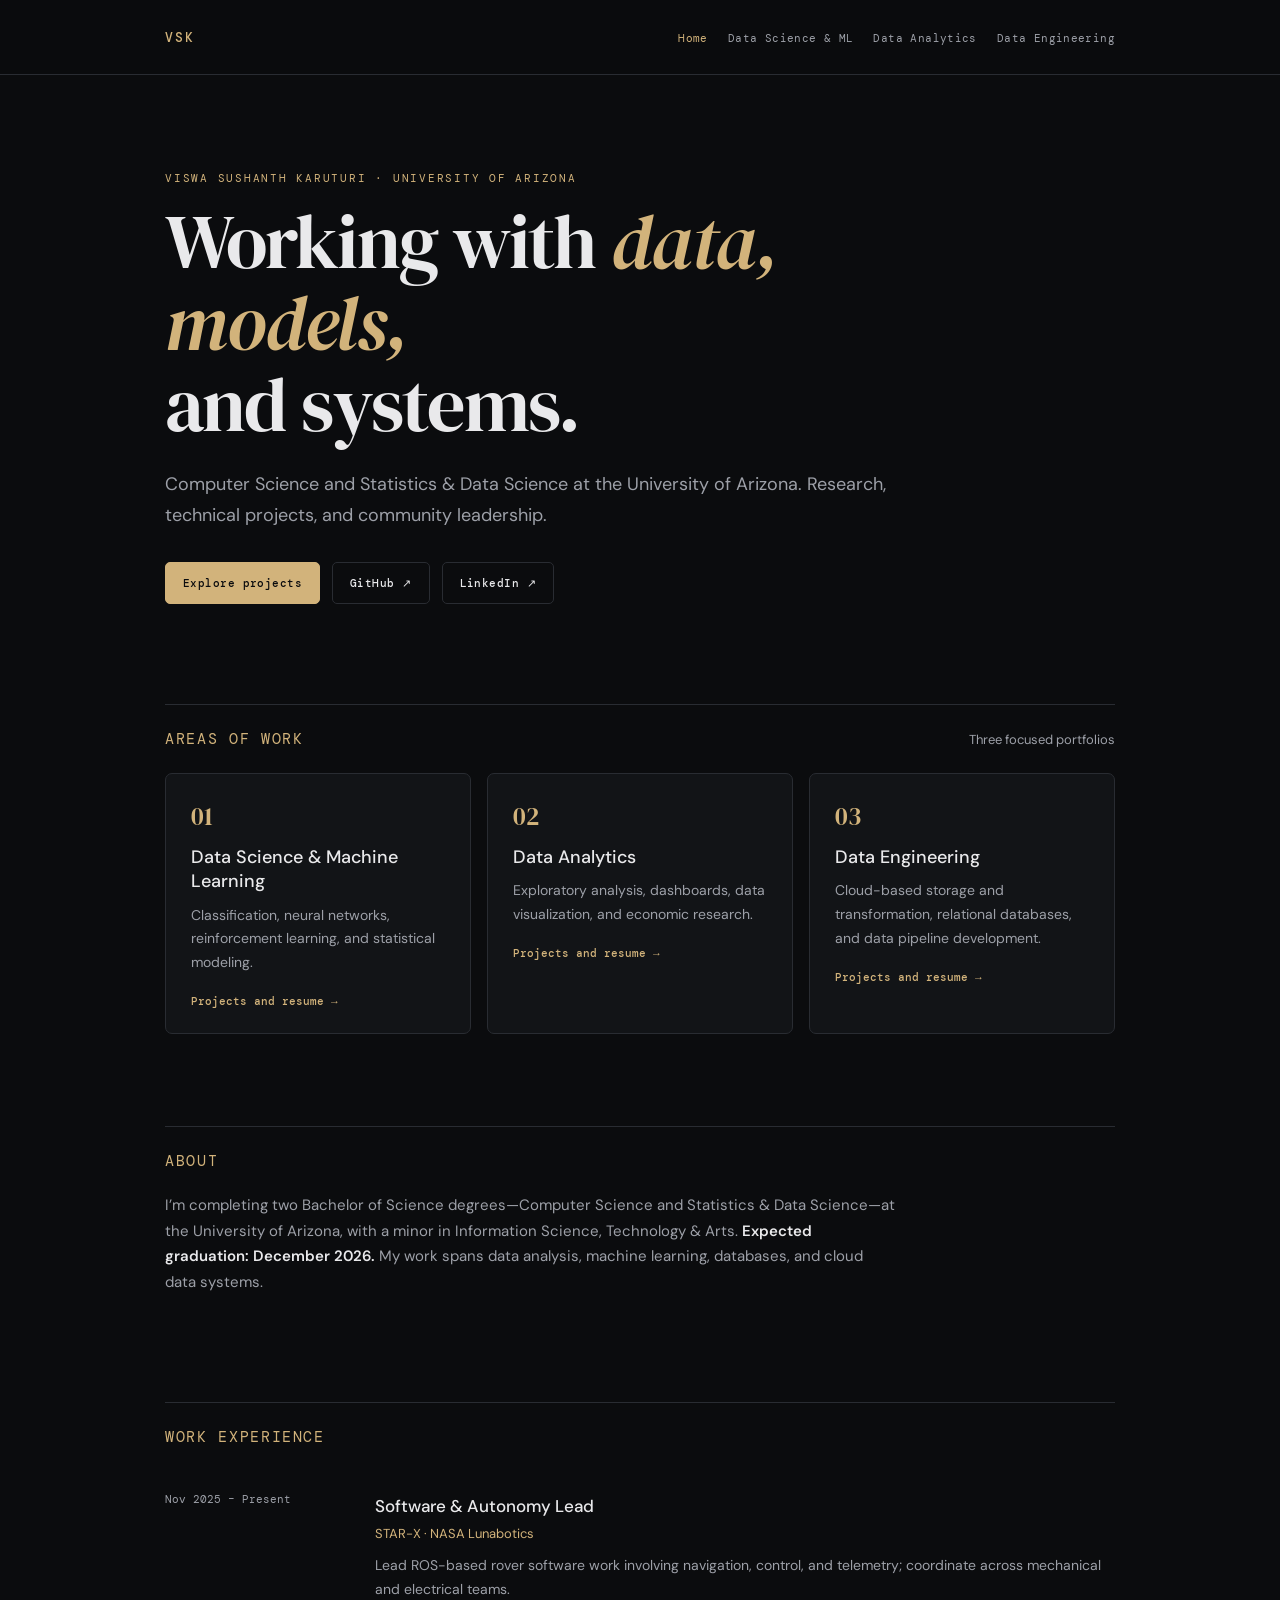
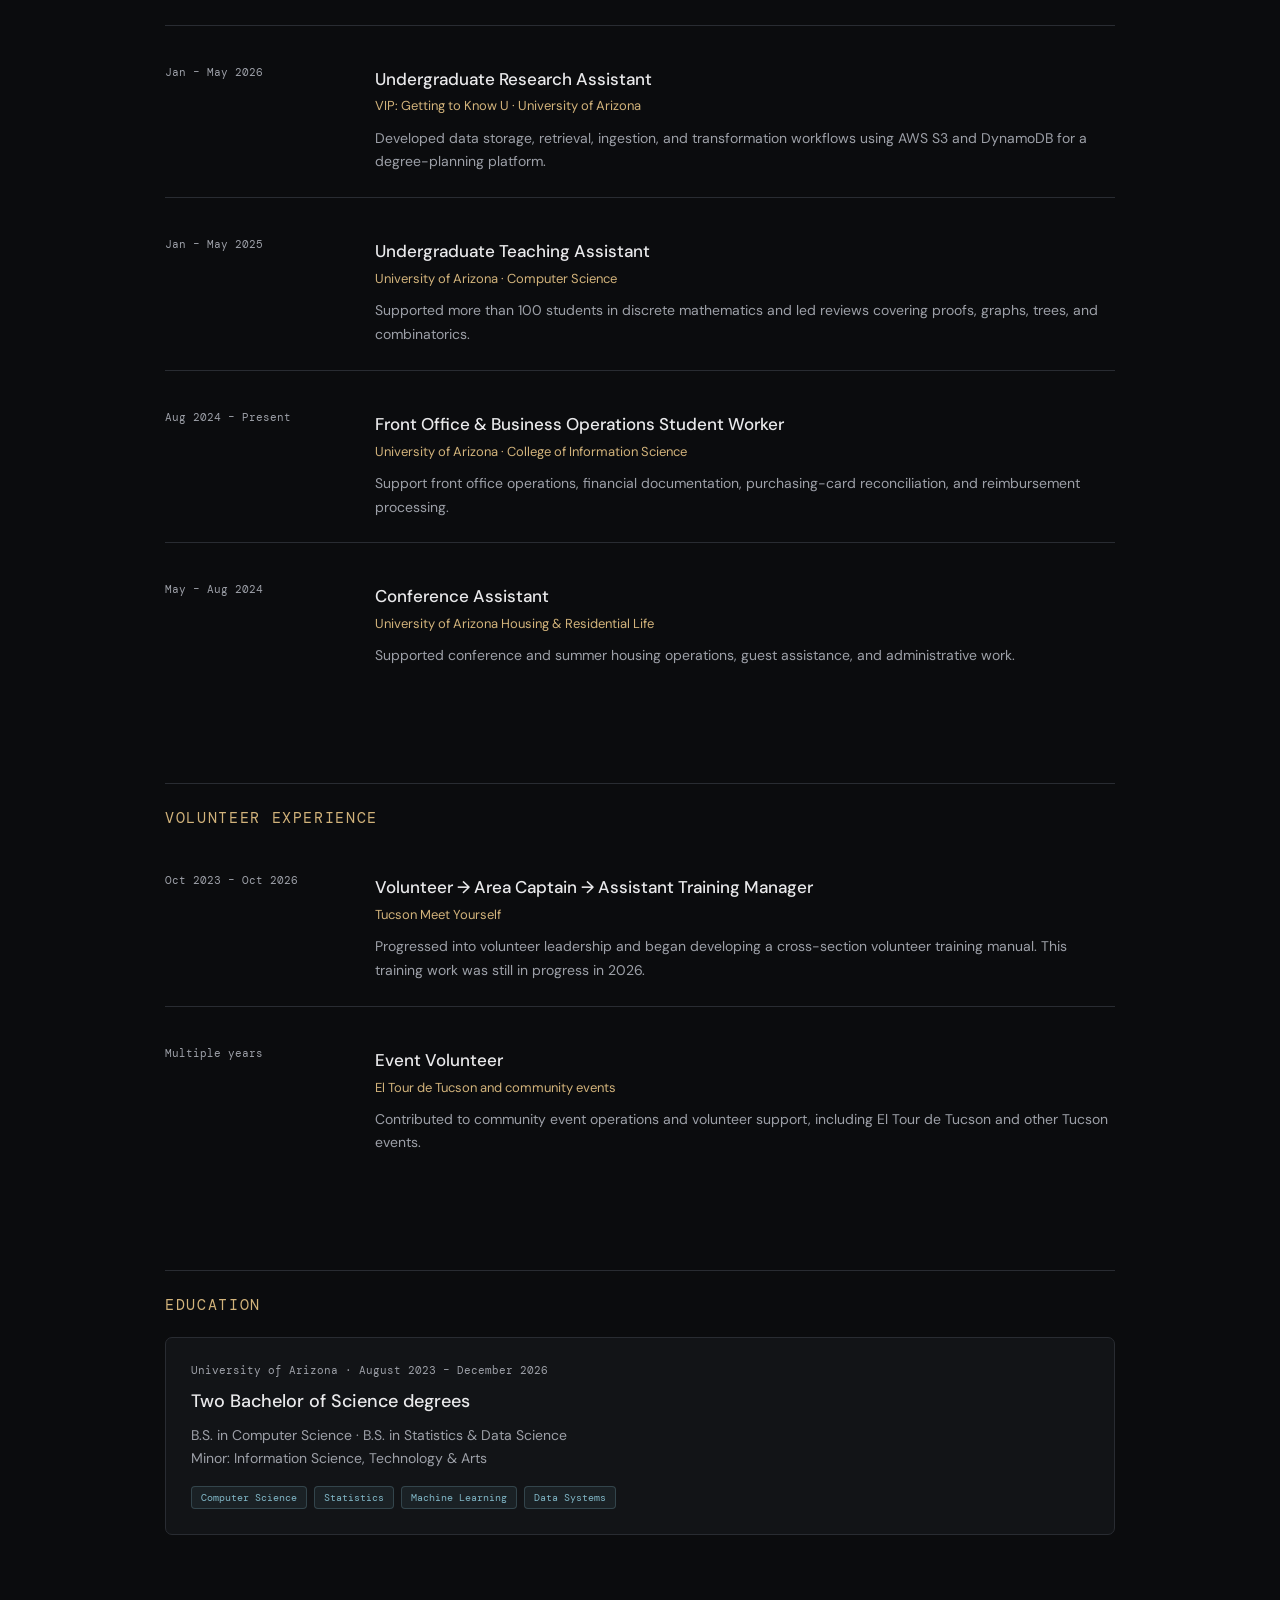
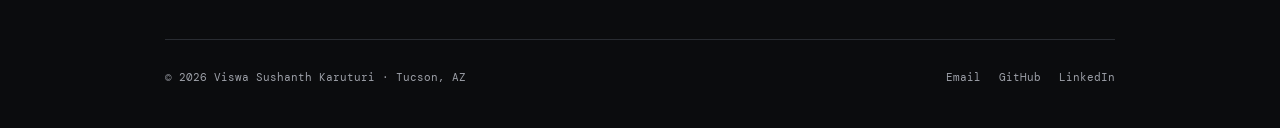
<file: index.html>
<!doctype html><html lang="en"><head><meta charset="utf-8"><meta name="viewport" content="width=device-width, initial-scale=1"><meta name="description" content="Computer Science and Statistics &amp; Data Science at the University of Arizona. Research, technical projects, and community leadership."><meta name="theme-color" content="#0b0c0e"><title>Home | Viswa Sushanth Karuturi</title><link rel="preconnect" href="https://fonts.googleapis.com"><link rel="preconnect" href="https://fonts.gstatic.com" crossorigin><link href="https://fonts.googleapis.com/css2?family=DM+Serif+Display:ital@0;1&family=DM+Mono:wght@400;500&family=DM+Sans:wght@300;400;500;600&display=swap" rel="stylesheet"><link rel="stylesheet" href="assets/style.css"></head><body><a class="skip" href="#main">Skip to content</a><header><div class="wrap"><nav aria-label="Main navigation"><a class="brand" href="index.html">VSK</a><ul class="navlinks"><li><a href="index.html" aria-current="page">Home</a></li><li><a class="" href="data-science-ml.html">Data Science &amp; ML</a></li><li><a class="" href="data-analytics.html">Data Analytics</a></li><li><a class="" href="data-engineering.html">Data Engineering</a></li></ul></nav></div></header><main class="wrap" id="main"><div class="hero"><div class="eyebrow">Viswa Sushanth Karuturi · University of Arizona</div><h1>Working with <em>data, models,</em><br>and systems.</h1><p class="lede">Computer Science and Statistics &amp; Data Science at the University of Arizona. Research, technical projects, and community leadership.</p><div class="actions"><a class="btn primary" href="data-science-ml.html">Explore projects</a><a class="btn" href="https://github.com/viswakaruturi" target="_blank" rel="noopener noreferrer">GitHub ↗</a><a class="btn" href="https://www.linkedin.com/in/viswakaruturi/" target="_blank" rel="noopener noreferrer">LinkedIn ↗</a></div></div><section><div class="section-head"><h2>Areas of work</h2><span class="hint">Three focused portfolios</span></div><div class="grid three"><article class="card"><div class="focus-icon">01</div><h3>Data Science & Machine Learning</h3><p>Classification, neural networks, reinforcement learning, and statistical modeling.</p><div class="card-links"><a class="" href="data-science-ml.html">Projects and resume →</a></div></article><article class="card"><div class="focus-icon">02</div><h3>Data Analytics</h3><p>Exploratory analysis, dashboards, data visualization, and economic research.</p><div class="card-links"><a class="" href="data-analytics.html">Projects and resume →</a></div></article><article class="card"><div class="focus-icon">03</div><h3>Data Engineering</h3><p>Cloud-based storage and transformation, relational databases, and data pipeline development.</p><div class="card-links"><a class="" href="data-engineering.html">Projects and resume →</a></div></article></div></section><section><div class="section-head"><h2>About</h2></div><p class="compact">I’m completing two Bachelor of Science degrees—Computer Science and Statistics &amp; Data Science—at the University of Arizona, with a minor in Information Science, Technology &amp; Arts. <strong>Expected graduation: December 2026.</strong> My work spans data analysis, machine learning, databases, and cloud data systems.</p></section><section id="experience"><div class="section-head"><h2>Work experience</h2></div><div class="timeline"><article class="experience"><div class="date">Nov 2025 – Present</div><div><h3>Software &amp; Autonomy Lead</h3><div class="org">STAR-X · NASA Lunabotics</div><p>Lead ROS-based rover software work involving navigation, control, and telemetry; coordinate across mechanical and electrical teams.</p></div></article><article class="experience"><div class="date">Jan – May 2026</div><div><h3>Undergraduate Research Assistant</h3><div class="org">VIP: Getting to Know U · University of Arizona</div><p>Developed data storage, retrieval, ingestion, and transformation workflows using AWS S3 and DynamoDB for a degree-planning platform.</p></div></article><article class="experience"><div class="date">Jan – May 2025</div><div><h3>Undergraduate Teaching Assistant</h3><div class="org">University of Arizona · Computer Science</div><p>Supported more than 100 students in discrete mathematics and led reviews covering proofs, graphs, trees, and combinatorics.</p></div></article><article class="experience"><div class="date">Aug 2024 – Present</div><div><h3>Front Office &amp; Business Operations Student Worker</h3><div class="org">University of Arizona · College of Information Science</div><p>Support front office operations, financial documentation, purchasing-card reconciliation, and reimbursement processing.</p></div></article><article class="experience"><div class="date">May – Aug 2024</div><div><h3>Conference Assistant</h3><div class="org">University of Arizona Housing &amp; Residential Life</div><p>Supported conference and summer housing operations, guest assistance, and administrative work.</p></div></article></div></section><section><div class="section-head"><h2>Volunteer experience</h2></div><div class="timeline"><article class="experience"><div class="date">Oct 2023 – Oct 2026</div><div><h3>Volunteer → Area Captain → Assistant Training Manager</h3><div class="org">Tucson Meet Yourself</div><p>Progressed into volunteer leadership and began developing a cross-section volunteer training manual. This training work was still in progress in 2026.</p></div></article><article class="experience"><div class="date">Multiple years</div><div><h3>Event Volunteer</h3><div class="org">El Tour de Tucson and community events</div><p>Contributed to community event operations and volunteer support, including El Tour de Tucson and other Tucson events.</p></div></article></div></section><section><div class="section-head"><h2>Education</h2></div><div class="card"><div class="meta">University of Arizona · August 2023 – December 2026</div><h3>Two Bachelor of Science degrees</h3><p>B.S. in Computer Science · B.S. in Statistics &amp; Data Science<br>Minor: Information Science, Technology &amp; Arts</p><div class="tags"><span class="tag">Computer Science</span><span class="tag">Statistics</span><span class="tag">Machine Learning</span><span class="tag">Data Systems</span></div></div></section></main><div class="wrap"><footer class="footer"><span>© 2026 Viswa Sushanth Karuturi · Tucson, AZ</span><div class="footlinks"><a class="" href="mailto:kvsushanth@arizona.edu">Email</a><a class="" href="https://github.com/viswakaruturi" target="_blank" rel="noopener noreferrer">GitHub</a><a class="" href="https://www.linkedin.com/in/viswakaruturi/" target="_blank" rel="noopener noreferrer">LinkedIn</a></div></footer></div></body></html>
</file>
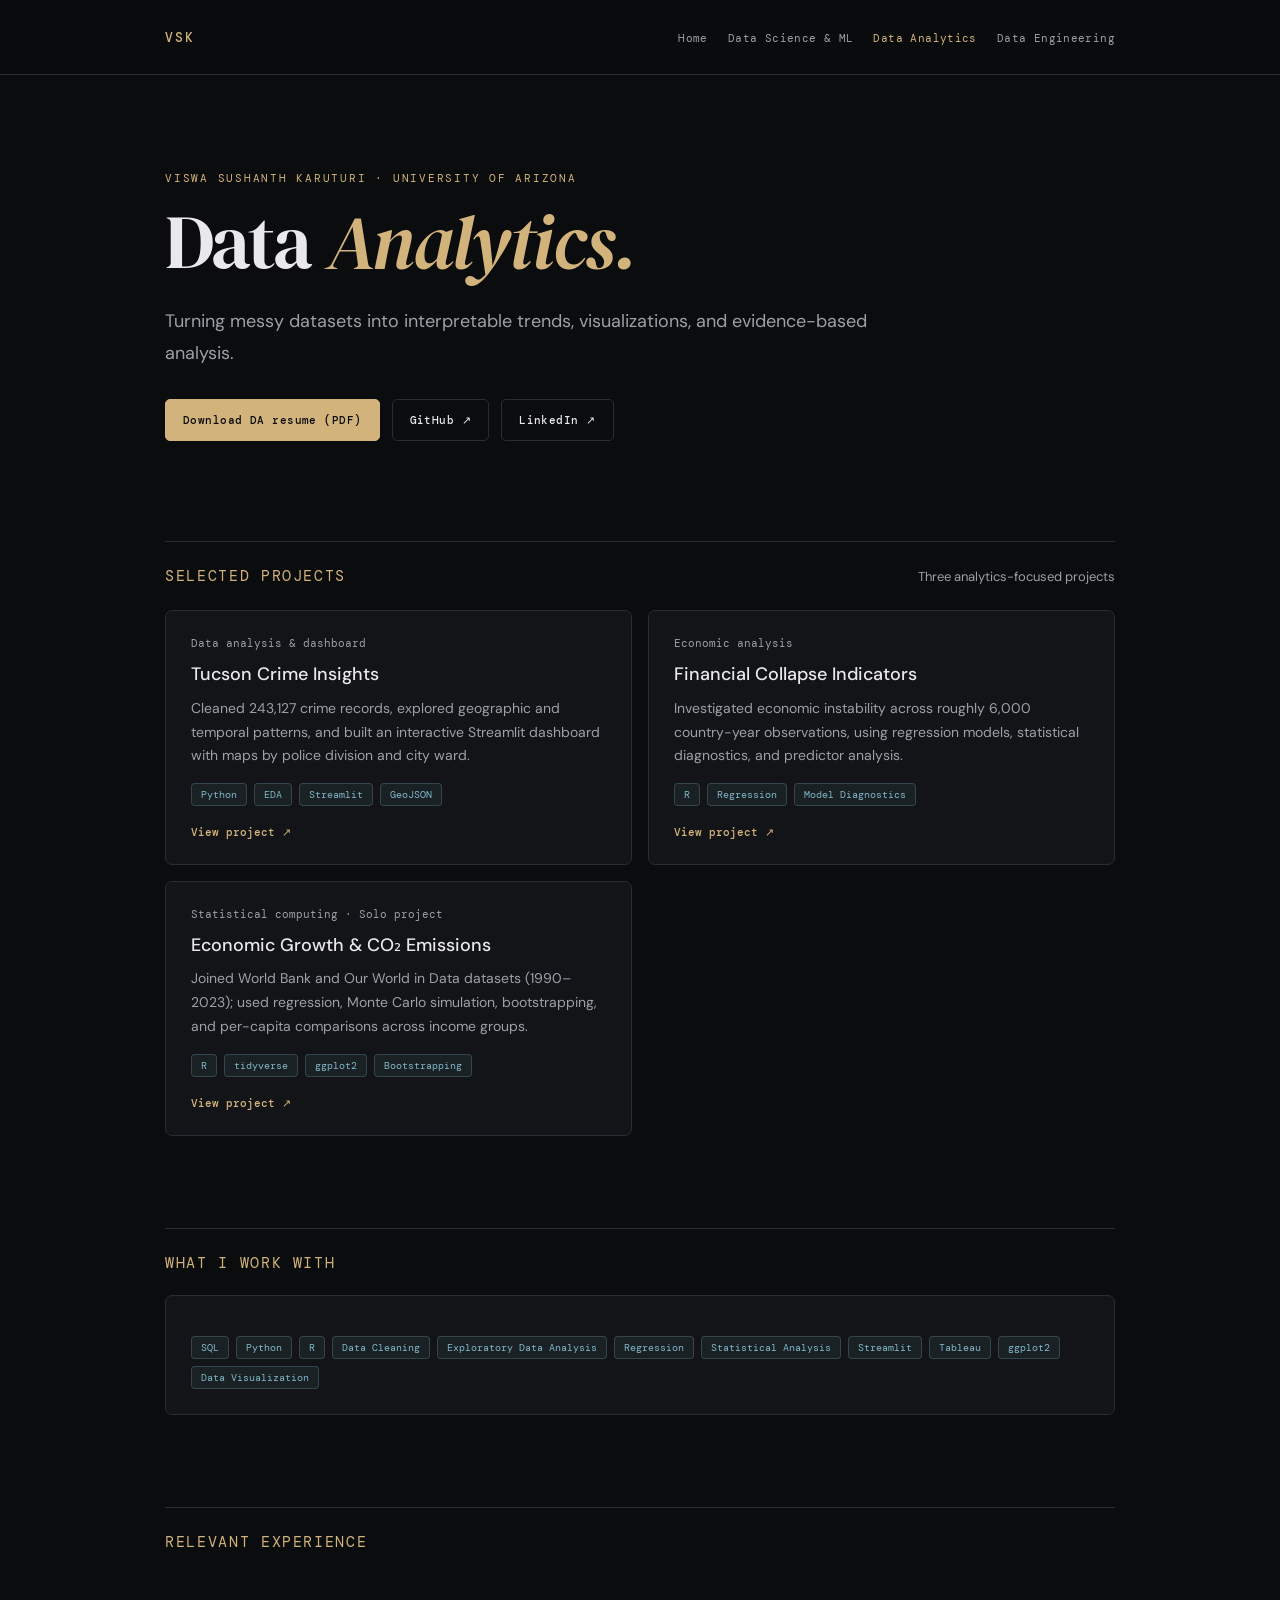
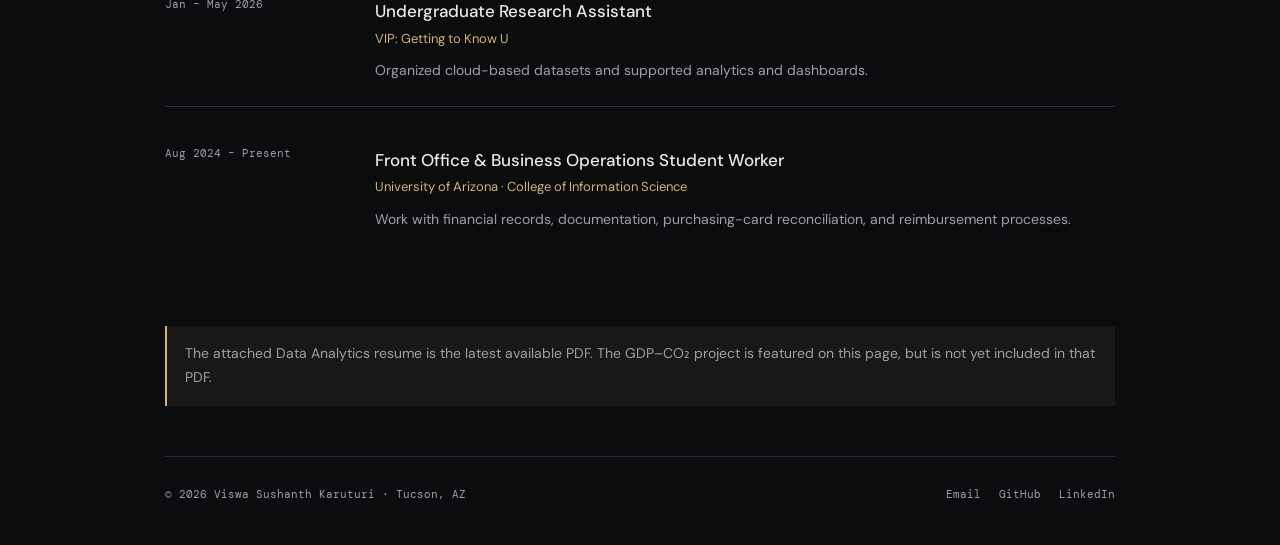
<file: data-analytics.html>
<!doctype html><html lang="en"><head><meta charset="utf-8"><meta name="viewport" content="width=device-width, initial-scale=1"><meta name="description" content="Turning messy datasets into interpretable trends, visualizations, and evidence-based analysis."><meta name="theme-color" content="#0b0c0e"><title>Data Analytics | Viswa Sushanth Karuturi</title><link rel="preconnect" href="https://fonts.googleapis.com"><link rel="preconnect" href="https://fonts.gstatic.com" crossorigin><link href="https://fonts.googleapis.com/css2?family=DM+Serif+Display:ital@0;1&family=DM+Mono:wght@400;500&family=DM+Sans:wght@300;400;500;600&display=swap" rel="stylesheet"><link rel="stylesheet" href="assets/style.css"></head><body><a class="skip" href="#main">Skip to content</a><header><div class="wrap"><nav aria-label="Main navigation"><a class="brand" href="index.html">VSK</a><ul class="navlinks"><li><a class="" href="index.html">Home</a></li><li><a class="" href="data-science-ml.html">Data Science &amp; ML</a></li><li><a href="data-analytics.html" aria-current="page">Data Analytics</a></li><li><a class="" href="data-engineering.html">Data Engineering</a></li></ul></nav></div></header><main class="wrap" id="main"><div class="hero"><div class="eyebrow">Viswa Sushanth Karuturi · University of Arizona</div><h1>Data <em>Analytics.</em></h1><p class="lede">Turning messy datasets into interpretable trends, visualizations, and evidence-based analysis.</p><div class="actions"><a class="btn primary" href="resumes/Resume_DA.pdf" target="_blank" rel="noopener noreferrer">Download DA resume (PDF)</a><a class="btn" href="https://github.com/viswakaruturi" target="_blank" rel="noopener noreferrer">GitHub ↗</a><a class="btn" href="https://www.linkedin.com/in/viswakaruturi/" target="_blank" rel="noopener noreferrer">LinkedIn ↗</a></div></div><section><div class="section-head"><h2>Selected projects</h2><span class="hint">Three analytics-focused projects</span></div><div class="grid"><article class="card"><div class="meta">Data analysis &amp; dashboard</div><h3>Tucson Crime Insights</h3><p>Cleaned 243,127 crime records, explored geographic and temporal patterns, and built an interactive Streamlit dashboard with maps by police division and city ward.</p><div class="tags"><span class="tag">Python</span><span class="tag">EDA</span><span class="tag">Streamlit</span><span class="tag">GeoJSON</span></div><div class="card-links"><a class="" href="https://github.com/viswakaruturi" target="_blank" rel="noopener noreferrer">View project ↗</a></div></article><article class="card"><div class="meta">Economic analysis</div><h3>Financial Collapse Indicators</h3><p>Investigated economic instability across roughly 6,000 country-year observations, using regression models, statistical diagnostics, and predictor analysis.</p><div class="tags"><span class="tag">R</span><span class="tag">Regression</span><span class="tag">Model Diagnostics</span></div><div class="card-links"><a class="" href="https://github.com/viswakaruturi/financial-collapse-indicators" target="_blank" rel="noopener noreferrer">View project ↗</a></div></article><article class="card"><div class="meta">Statistical computing · Solo project</div><h3>Economic Growth &amp; CO₂ Emissions</h3><p>Joined World Bank and Our World in Data datasets (1990–2023); used regression, Monte Carlo simulation, bootstrapping, and per-capita comparisons across income groups.</p><div class="tags"><span class="tag">R</span><span class="tag">tidyverse</span><span class="tag">ggplot2</span><span class="tag">Bootstrapping</span></div><div class="card-links"><a class="" href="https://github.com/viswakaruturi/gdp-co2-emissions" target="_blank" rel="noopener noreferrer">View project ↗</a></div></article></div></section><section><div class="section-head"><h2>What I work with</h2></div><div class="card"><div class="tags"><span class="tag">SQL</span><span class="tag">Python</span><span class="tag">R</span><span class="tag">Data Cleaning</span><span class="tag">Exploratory Data Analysis</span><span class="tag">Regression</span><span class="tag">Statistical Analysis</span><span class="tag">Streamlit</span><span class="tag">Tableau</span><span class="tag">ggplot2</span><span class="tag">Data Visualization</span></div></div></section><section><div class="section-head"><h2>Relevant experience</h2></div><div class="timeline"><article class="experience"><div class="date">Jan – May 2026</div><div><h3>Undergraduate Research Assistant</h3><div class="org">VIP: Getting to Know U</div><p>Organized cloud-based datasets and supported analytics and dashboards.</p></div></article><article class="experience"><div class="date">Aug 2024 – Present</div><div><h3>Front Office &amp; Business Operations Student Worker</h3><div class="org">University of Arizona · College of Information Science</div><p>Work with financial records, documentation, purchasing-card reconciliation, and reimbursement processes.</p></div></article></div></section><div class="note">The attached Data Analytics resume is the latest available PDF. The GDP–CO₂ project is featured on this page, but is not yet included in that PDF.</div></main><div class="wrap"><footer class="footer"><span>© 2026 Viswa Sushanth Karuturi · Tucson, AZ</span><div class="footlinks"><a class="" href="mailto:kvsushanth@arizona.edu">Email</a><a class="" href="https://github.com/viswakaruturi" target="_blank" rel="noopener noreferrer">GitHub</a><a class="" href="https://www.linkedin.com/in/viswakaruturi/" target="_blank" rel="noopener noreferrer">LinkedIn</a></div></footer></div></body></html>
</file>
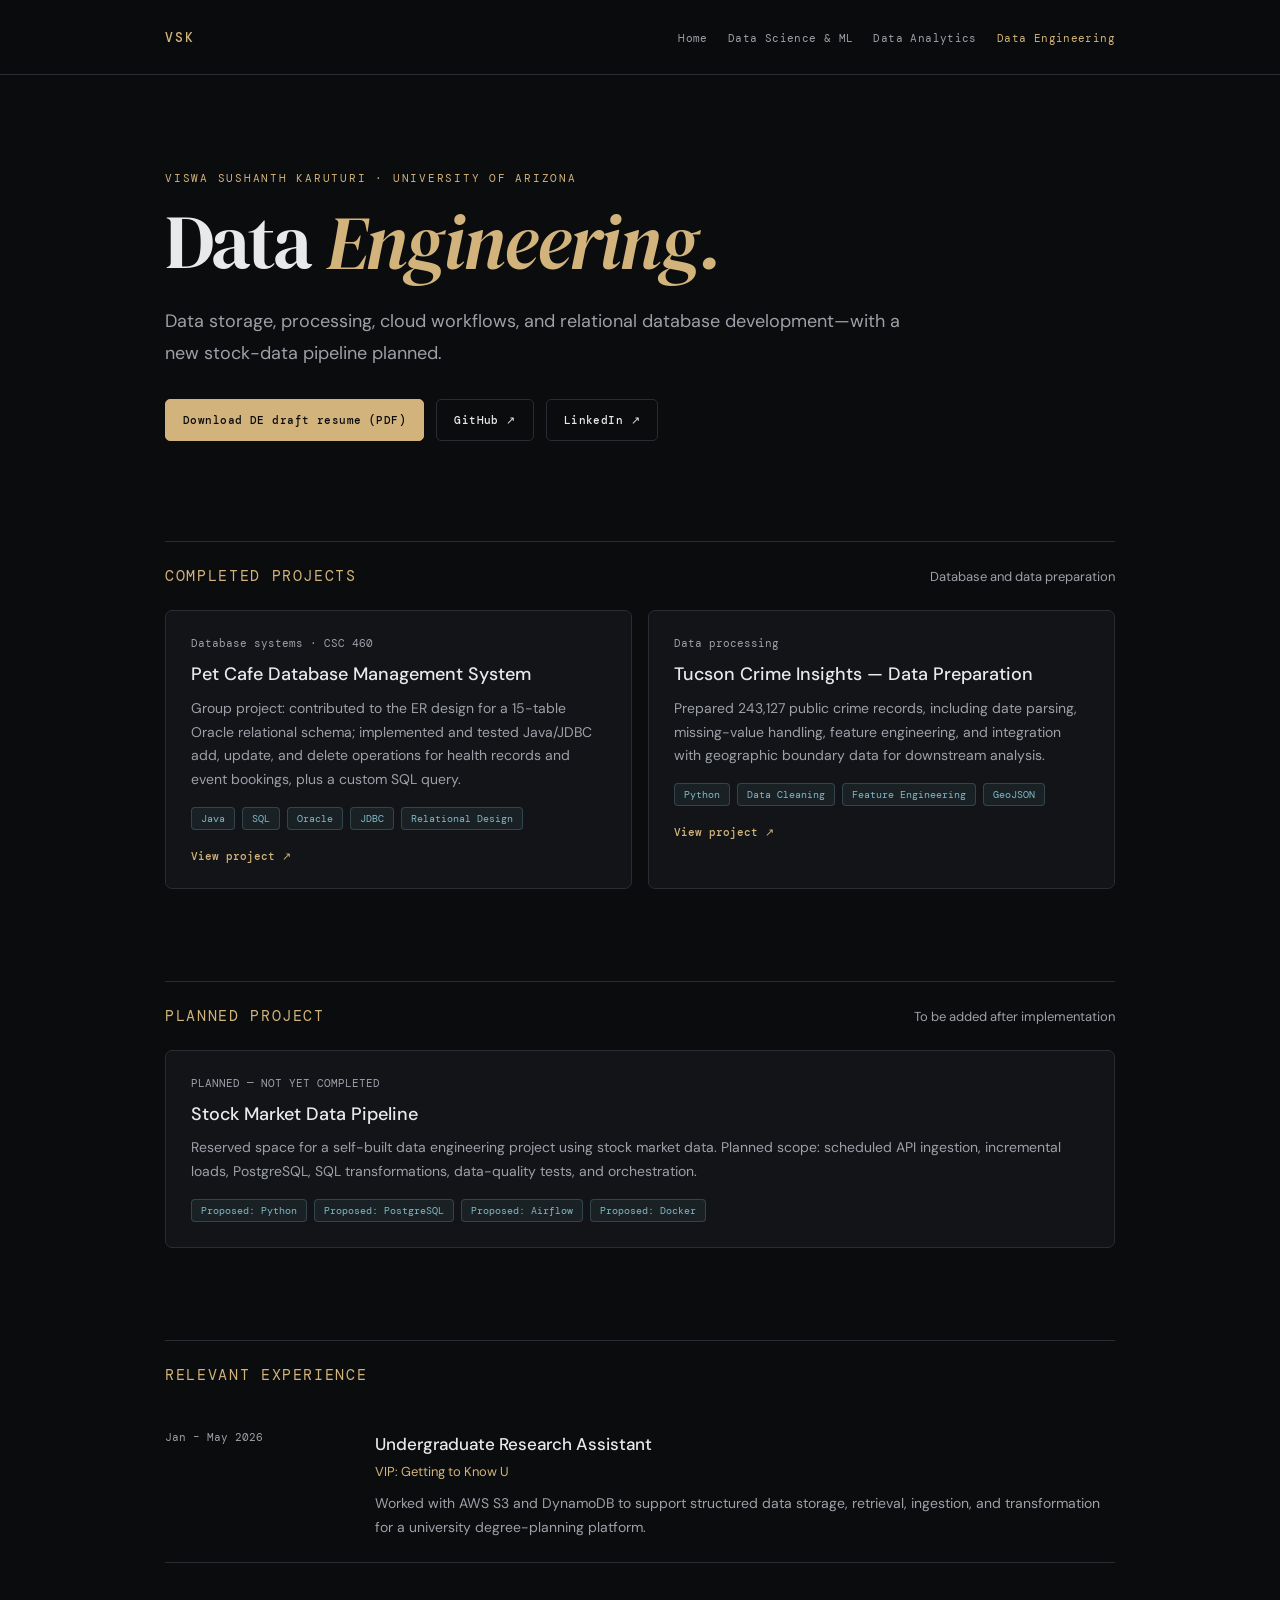
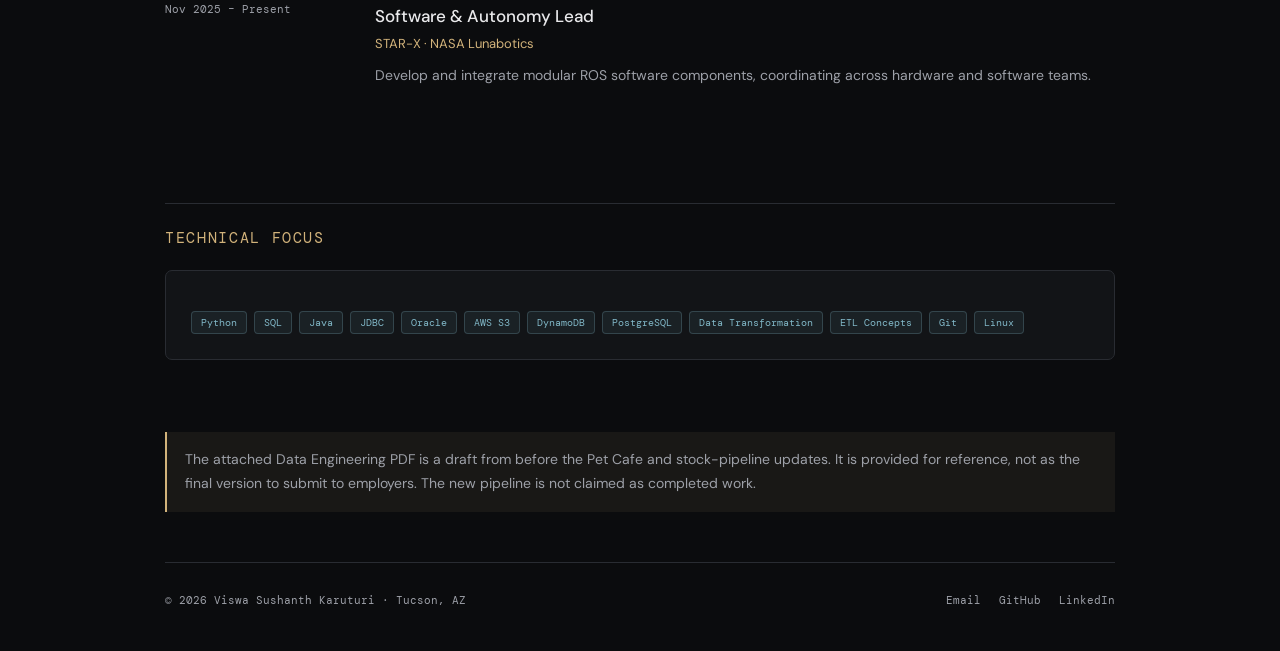
<file: data-engineering.html>
<!doctype html><html lang="en"><head><meta charset="utf-8"><meta name="viewport" content="width=device-width, initial-scale=1"><meta name="description" content="Data storage, processing, cloud workflows, and relational database development—with a new stock-data pipeline planned."><meta name="theme-color" content="#0b0c0e"><title>Data Engineering | Viswa Sushanth Karuturi</title><link rel="preconnect" href="https://fonts.googleapis.com"><link rel="preconnect" href="https://fonts.gstatic.com" crossorigin><link href="https://fonts.googleapis.com/css2?family=DM+Serif+Display:ital@0;1&family=DM+Mono:wght@400;500&family=DM+Sans:wght@300;400;500;600&display=swap" rel="stylesheet"><link rel="stylesheet" href="assets/style.css"></head><body><a class="skip" href="#main">Skip to content</a><header><div class="wrap"><nav aria-label="Main navigation"><a class="brand" href="index.html">VSK</a><ul class="navlinks"><li><a class="" href="index.html">Home</a></li><li><a class="" href="data-science-ml.html">Data Science &amp; ML</a></li><li><a class="" href="data-analytics.html">Data Analytics</a></li><li><a href="data-engineering.html" aria-current="page">Data Engineering</a></li></ul></nav></div></header><main class="wrap" id="main"><div class="hero"><div class="eyebrow">Viswa Sushanth Karuturi · University of Arizona</div><h1>Data <em>Engineering.</em></h1><p class="lede">Data storage, processing, cloud workflows, and relational database development—with a new stock-data pipeline planned.</p><div class="actions"><a class="btn primary" href="resumes/Resume_DE_Draft.pdf" target="_blank" rel="noopener noreferrer">Download DE draft resume (PDF)</a><a class="btn" href="https://github.com/viswakaruturi" target="_blank" rel="noopener noreferrer">GitHub ↗</a><a class="btn" href="https://www.linkedin.com/in/viswakaruturi/" target="_blank" rel="noopener noreferrer">LinkedIn ↗</a></div></div><section><div class="section-head"><h2>Completed projects</h2><span class="hint">Database and data preparation</span></div><div class="grid"><article class="card"><div class="meta">Database systems · CSC 460</div><h3>Pet Cafe Database Management System</h3><p>Group project: contributed to the ER design for a 15-table Oracle relational schema; implemented and tested Java/JDBC add, update, and delete operations for health records and event bookings, plus a custom SQL query.</p><div class="tags"><span class="tag">Java</span><span class="tag">SQL</span><span class="tag">Oracle</span><span class="tag">JDBC</span><span class="tag">Relational Design</span></div><div class="card-links"><a class="" href="https://github.com/andyelu/CSC460_Final_Project" target="_blank" rel="noopener noreferrer">View project ↗</a></div></article><article class="card"><div class="meta">Data processing</div><h3>Tucson Crime Insights — Data Preparation</h3><p>Prepared 243,127 public crime records, including date parsing, missing-value handling, feature engineering, and integration with geographic boundary data for downstream analysis.</p><div class="tags"><span class="tag">Python</span><span class="tag">Data Cleaning</span><span class="tag">Feature Engineering</span><span class="tag">GeoJSON</span></div><div class="card-links"><a class="" href="https://github.com/viswakaruturi" target="_blank" rel="noopener noreferrer">View project ↗</a></div></article></div></section><section><div class="section-head"><h2>Planned project</h2><span class="hint">To be added after implementation</span></div><article class="card"><div class="meta">PLANNED — NOT YET COMPLETED</div><h3>Stock Market Data Pipeline</h3><p>Reserved space for a self-built data engineering project using stock market data. Planned scope: scheduled API ingestion, incremental loads, PostgreSQL, SQL transformations, data-quality tests, and orchestration.</p><div class="tags"><span class="tag">Proposed: Python</span><span class="tag">Proposed: PostgreSQL</span><span class="tag">Proposed: Airflow</span><span class="tag">Proposed: Docker</span></div></article></section><section><div class="section-head"><h2>Relevant experience</h2></div><div class="timeline"><article class="experience"><div class="date">Jan – May 2026</div><div><h3>Undergraduate Research Assistant</h3><div class="org">VIP: Getting to Know U</div><p>Worked with AWS S3 and DynamoDB to support structured data storage, retrieval, ingestion, and transformation for a university degree-planning platform.</p></div></article><article class="experience"><div class="date">Nov 2025 – Present</div><div><h3>Software &amp; Autonomy Lead</h3><div class="org">STAR-X · NASA Lunabotics</div><p>Develop and integrate modular ROS software components, coordinating across hardware and software teams.</p></div></article></div></section><section><div class="section-head"><h2>Technical focus</h2></div><div class="card"><div class="tags"><span class="tag">Python</span><span class="tag">SQL</span><span class="tag">Java</span><span class="tag">JDBC</span><span class="tag">Oracle</span><span class="tag">AWS S3</span><span class="tag">DynamoDB</span><span class="tag">PostgreSQL</span><span class="tag">Data Transformation</span><span class="tag">ETL Concepts</span><span class="tag">Git</span><span class="tag">Linux</span></div></div></section><div class="note">The attached Data Engineering PDF is a draft from before the Pet Cafe and stock-pipeline updates. It is provided for reference, not as the final version to submit to employers. The new pipeline is not claimed as completed work.</div></main><div class="wrap"><footer class="footer"><span>© 2026 Viswa Sushanth Karuturi · Tucson, AZ</span><div class="footlinks"><a class="" href="mailto:kvsushanth@arizona.edu">Email</a><a class="" href="https://github.com/viswakaruturi" target="_blank" rel="noopener noreferrer">GitHub</a><a class="" href="https://www.linkedin.com/in/viswakaruturi/" target="_blank" rel="noopener noreferrer">LinkedIn</a></div></footer></div></body></html>
</file>
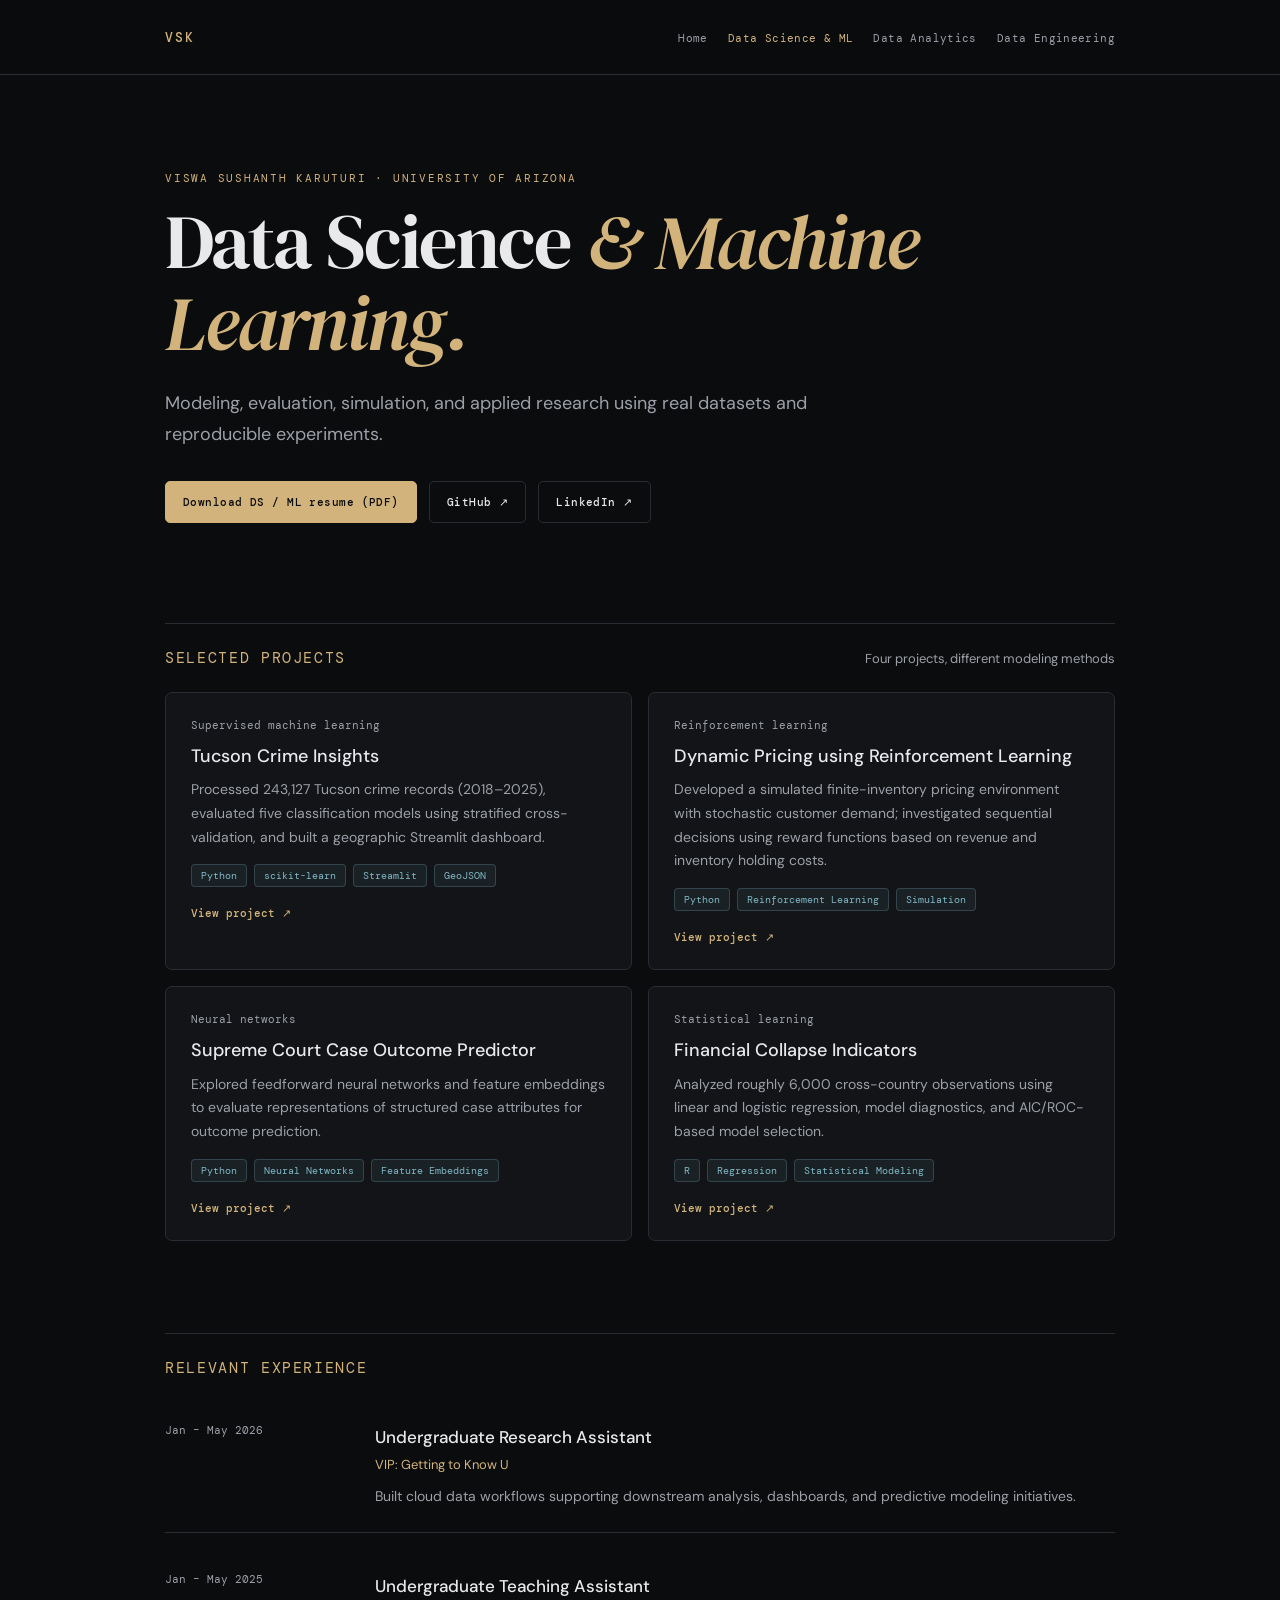
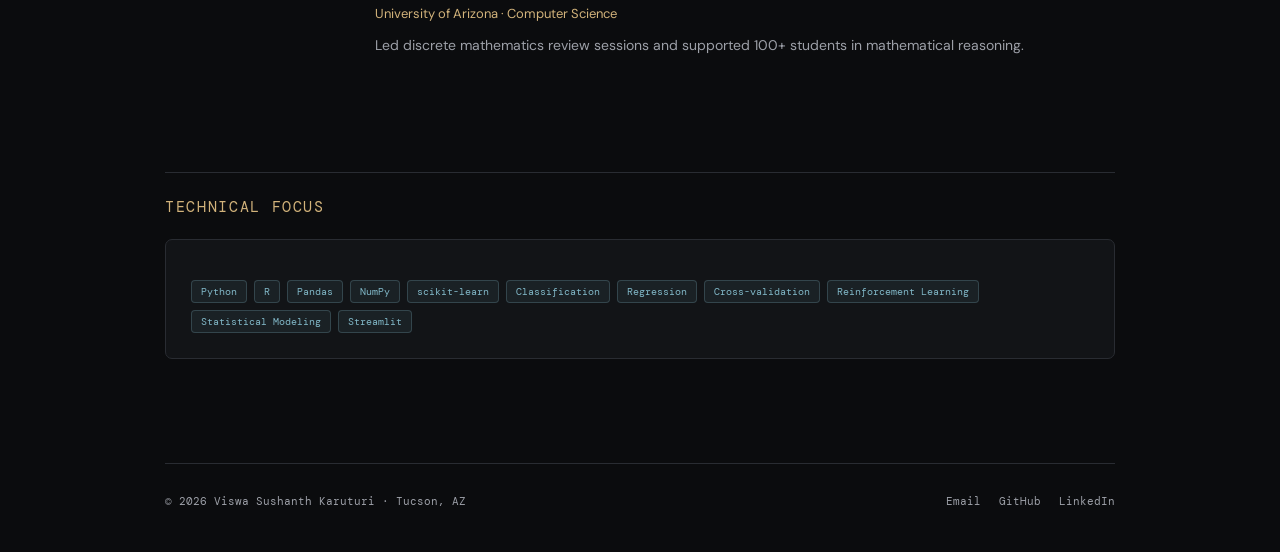
<file: data-science-ml.html>
<!doctype html><html lang="en"><head><meta charset="utf-8"><meta name="viewport" content="width=device-width, initial-scale=1"><meta name="description" content="Modeling, evaluation, simulation, and applied research using real datasets and reproducible experiments."><meta name="theme-color" content="#0b0c0e"><title>Data Science &amp; ML | Viswa Sushanth Karuturi</title><link rel="preconnect" href="https://fonts.googleapis.com"><link rel="preconnect" href="https://fonts.gstatic.com" crossorigin><link href="https://fonts.googleapis.com/css2?family=DM+Serif+Display:ital@0;1&family=DM+Mono:wght@400;500&family=DM+Sans:wght@300;400;500;600&display=swap" rel="stylesheet"><link rel="stylesheet" href="assets/style.css"></head><body><a class="skip" href="#main">Skip to content</a><header><div class="wrap"><nav aria-label="Main navigation"><a class="brand" href="index.html">VSK</a><ul class="navlinks"><li><a class="" href="index.html">Home</a></li><li><a href="data-science-ml.html" aria-current="page">Data Science &amp; ML</a></li><li><a class="" href="data-analytics.html">Data Analytics</a></li><li><a class="" href="data-engineering.html">Data Engineering</a></li></ul></nav></div></header><main class="wrap" id="main"><div class="hero"><div class="eyebrow">Viswa Sushanth Karuturi · University of Arizona</div><h1>Data Science <em>&amp; Machine Learning.</em></h1><p class="lede">Modeling, evaluation, simulation, and applied research using real datasets and reproducible experiments.</p><div class="actions"><a class="btn primary" href="resumes/Resume_DS_ML.pdf" target="_blank" rel="noopener noreferrer">Download DS / ML resume (PDF)</a><a class="btn" href="https://github.com/viswakaruturi" target="_blank" rel="noopener noreferrer">GitHub ↗</a><a class="btn" href="https://www.linkedin.com/in/viswakaruturi/" target="_blank" rel="noopener noreferrer">LinkedIn ↗</a></div></div><section><div class="section-head"><h2>Selected projects</h2><span class="hint">Four projects, different modeling methods</span></div><div class="grid"><article class="card"><div class="meta">Supervised machine learning</div><h3>Tucson Crime Insights</h3><p>Processed 243,127 Tucson crime records (2018–2025), evaluated five classification models using stratified cross-validation, and built a geographic Streamlit dashboard.</p><div class="tags"><span class="tag">Python</span><span class="tag">scikit-learn</span><span class="tag">Streamlit</span><span class="tag">GeoJSON</span></div><div class="card-links"><a class="" href="https://github.com/viswakaruturi" target="_blank" rel="noopener noreferrer">View project ↗</a></div></article><article class="card"><div class="meta">Reinforcement learning</div><h3>Dynamic Pricing using Reinforcement Learning</h3><p>Developed a simulated finite-inventory pricing environment with stochastic customer demand; investigated sequential decisions using reward functions based on revenue and inventory holding costs.</p><div class="tags"><span class="tag">Python</span><span class="tag">Reinforcement Learning</span><span class="tag">Simulation</span></div><div class="card-links"><a class="" href="https://github.com/viswakaruturi/dynamic-pricing-rl" target="_blank" rel="noopener noreferrer">View project ↗</a></div></article><article class="card"><div class="meta">Neural networks</div><h3>Supreme Court Case Outcome Predictor</h3><p>Explored feedforward neural networks and feature embeddings to evaluate representations of structured case attributes for outcome prediction.</p><div class="tags"><span class="tag">Python</span><span class="tag">Neural Networks</span><span class="tag">Feature Embeddings</span></div><div class="card-links"><a class="" href="https://github.com/viswakaruturi/court-case-predictor" target="_blank" rel="noopener noreferrer">View project ↗</a></div></article><article class="card"><div class="meta">Statistical learning</div><h3>Financial Collapse Indicators</h3><p>Analyzed roughly 6,000 cross-country observations using linear and logistic regression, model diagnostics, and AIC/ROC-based model selection.</p><div class="tags"><span class="tag">R</span><span class="tag">Regression</span><span class="tag">Statistical Modeling</span></div><div class="card-links"><a class="" href="https://github.com/viswakaruturi/financial-collapse-indicators" target="_blank" rel="noopener noreferrer">View project ↗</a></div></article></div></section><section><div class="section-head"><h2>Relevant experience</h2></div><div class="timeline"><article class="experience"><div class="date">Jan – May 2026</div><div><h3>Undergraduate Research Assistant</h3><div class="org">VIP: Getting to Know U</div><p>Built cloud data workflows supporting downstream analysis, dashboards, and predictive modeling initiatives.</p></div></article><article class="experience"><div class="date">Jan – May 2025</div><div><h3>Undergraduate Teaching Assistant</h3><div class="org">University of Arizona · Computer Science</div><p>Led discrete mathematics review sessions and supported 100+ students in mathematical reasoning.</p></div></article></div></section><section><div class="section-head"><h2>Technical focus</h2></div><div class="card"><div class="tags"><span class="tag">Python</span><span class="tag">R</span><span class="tag">Pandas</span><span class="tag">NumPy</span><span class="tag">scikit-learn</span><span class="tag">Classification</span><span class="tag">Regression</span><span class="tag">Cross-validation</span><span class="tag">Reinforcement Learning</span><span class="tag">Statistical Modeling</span><span class="tag">Streamlit</span></div></div></section></main><div class="wrap"><footer class="footer"><span>© 2026 Viswa Sushanth Karuturi · Tucson, AZ</span><div class="footlinks"><a class="" href="mailto:kvsushanth@arizona.edu">Email</a><a class="" href="https://github.com/viswakaruturi" target="_blank" rel="noopener noreferrer">GitHub</a><a class="" href="https://www.linkedin.com/in/viswakaruturi/" target="_blank" rel="noopener noreferrer">LinkedIn</a></div></footer></div></body></html>
</file>
<file: assets/style.css>
:root{--bg:#0b0c0e;--surface:#121417;--surface2:#171a1e;--stroke:#292c32;--text:#e9e9eb;--muted:#9da0a8;--gold:#d2b37b;--blue:#81b8c8}
*{box-sizing:border-box}html{scroll-behavior:smooth}body{margin:0;background:var(--bg);color:var(--text);font-family:'DM Sans',system-ui,sans-serif;line-height:1.7}a{color:inherit}a:hover{color:var(--gold)}.wrap{max-width:1010px;padding:0 30px;margin:auto}.skip{position:absolute;left:-9999px}.skip:focus{left:10px;top:10px;background:#fff;color:#000;z-index:30;padding:10px}header{border-bottom:1px solid var(--stroke);position:sticky;top:0;z-index:5;background:rgba(11,12,14,.94);backdrop-filter:blur(12px)}nav{min-height:74px;display:flex;justify-content:space-between;align-items:center;gap:20px}.brand{color:var(--gold);font:500 13px 'DM Mono',monospace;letter-spacing:.16em;text-decoration:none}.navlinks{display:flex;flex-wrap:wrap;gap:20px;list-style:none;padding:0;margin:0}.navlinks a{color:var(--muted);text-decoration:none;font:400 11px 'DM Mono',monospace;letter-spacing:.035em}.navlinks a[aria-current=page],.navlinks a:hover{color:var(--gold)}.eyebrow{color:var(--gold);text-transform:uppercase;letter-spacing:.16em;font:400 11px 'DM Mono',monospace}.hero{padding:96px 0 62px}.hero h1{font-family:'DM Serif Display',Georgia,serif;font-weight:400;font-size:clamp(46px,7vw,76px);line-height:1.07;letter-spacing:-.025em;max-width:850px;margin:16px 0 24px}.hero h1 em{color:var(--gold);font-weight:400}.lede{font-size:18px;line-height:1.75;color:var(--muted);max-width:740px}.actions{display:flex;gap:12px;flex-wrap:wrap;margin-top:30px}.btn{display:inline-flex;align-items:center;justify-content:center;border:1px solid var(--stroke);border-radius:5px;text-decoration:none;min-height:42px;padding:10px 17px;font:500 11px 'DM Mono',monospace;letter-spacing:.04em;transition:.2s}.btn:hover{border-color:var(--gold)}.btn.primary{background:var(--gold);border-color:var(--gold);color:#0b0c0e}.btn.primary:hover{background:#e0c795;color:#0b0c0e}section{padding:38px 0 54px}.section-head{border-top:1px solid var(--stroke);padding-top:24px;display:flex;align-items:baseline;justify-content:space-between;gap:16px;margin-bottom:22px}.section-head h2{font:400 15px 'DM Mono',monospace;letter-spacing:.11em;text-transform:uppercase;color:var(--gold);margin:0}.section-head .hint{font-size:13px;color:var(--muted)}.grid{display:grid;grid-template-columns:repeat(2,minmax(0,1fr));gap:16px}.three{grid-template-columns:repeat(3,minmax(0,1fr))}.card{background:var(--surface);border:1px solid var(--stroke);border-radius:7px;padding:25px;min-width:0;transition:border-color .2s,transform .2s}.card:hover{border-color:#55515a;transform:translateY(-2px)}.card h3{font-size:18px;font-weight:500;line-height:1.35;margin:0 0 10px}.card p{margin:0 0 15px;color:var(--muted);font-size:14px}.meta{font:400 11px 'DM Mono',monospace;color:var(--muted);margin-bottom:12px}.tags{display:flex;flex-wrap:wrap;gap:7px;margin-top:15px}.tag{border:1px solid rgba(129,184,200,.24);background:rgba(129,184,200,.08);color:var(--blue);padding:4px 9px;font:400 10px 'DM Mono',monospace;border-radius:4px}.card-links{display:flex;flex-wrap:wrap;gap:16px;margin-top:19px}.card-links a{font:500 11px 'DM Mono',monospace;color:var(--gold);text-decoration:none}.timeline{display:grid;gap:16px}.experience{display:grid;grid-template-columns:190px 1fr;gap:20px;padding:23px 0;border-bottom:1px solid var(--stroke)}.experience:last-child{border-bottom:0}.date{font:400 11px 'DM Mono',monospace;color:var(--muted)}.experience h3{font-size:17px;margin:0 0 2px;font-weight:500}.org{font-size:13px;color:var(--gold);margin-bottom:9px}.experience p{margin:0;color:var(--muted);font-size:14px}.note{border-left:2px solid var(--gold);background:rgba(210,179,123,.07);padding:16px 18px;font-size:14px;color:var(--muted);margin-top:18px}.compact{max-width:730px;color:var(--muted);font-size:15px}.footer{margin-top:50px;border-top:1px solid var(--stroke);padding:30px 0 44px;display:flex;justify-content:space-between;align-items:center;gap:16px;color:var(--muted);font:400 11px 'DM Mono',monospace}.footlinks{display:flex;gap:18px}.footlinks a{text-decoration:none}strong{font-weight:600;color:var(--text)}.focus-icon{color:var(--gold);font:400 25px 'DM Serif Display',serif;margin-bottom:12px}.small{font-size:12px;color:var(--muted)}@media(max-width:780px){.three{grid-template-columns:1fr}.experience{grid-template-columns:1fr;gap:6px}.hero{padding:68px 0 42px}.navlinks{gap:10px}.navlinks a{font-size:10px}}@media(max-width:600px){.wrap{padding:0 18px}.grid{grid-template-columns:1fr}.section-head{display:block}.section-head .hint{display:block;margin-top:5px}.hero h1{font-size:46px}nav{align-items:flex-start;flex-direction:column;padding:16px 0;gap:12px}.footer{flex-direction:column;align-items:flex-start}.card{padding:20px}}
@media(prefers-reduced-motion:reduce){*{scroll-behavior:auto!important;transition:none!important}}
</file>
